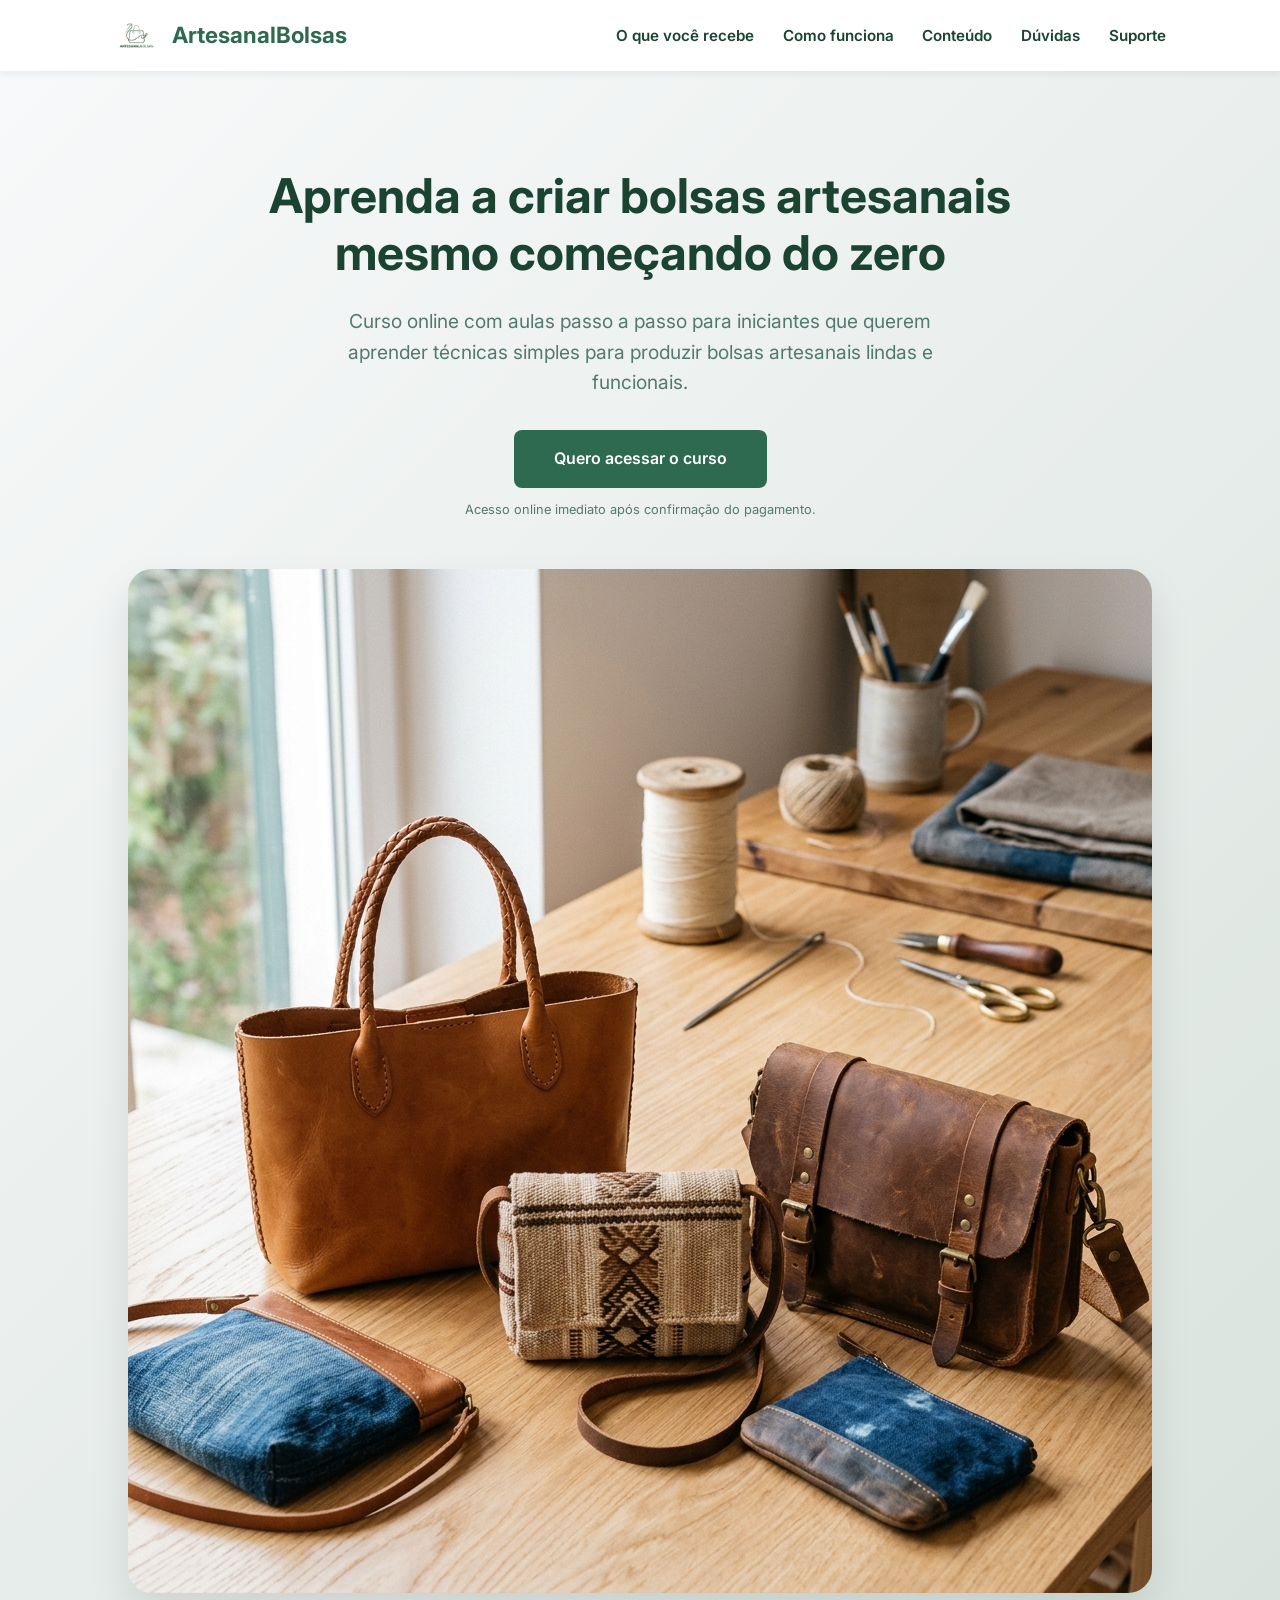
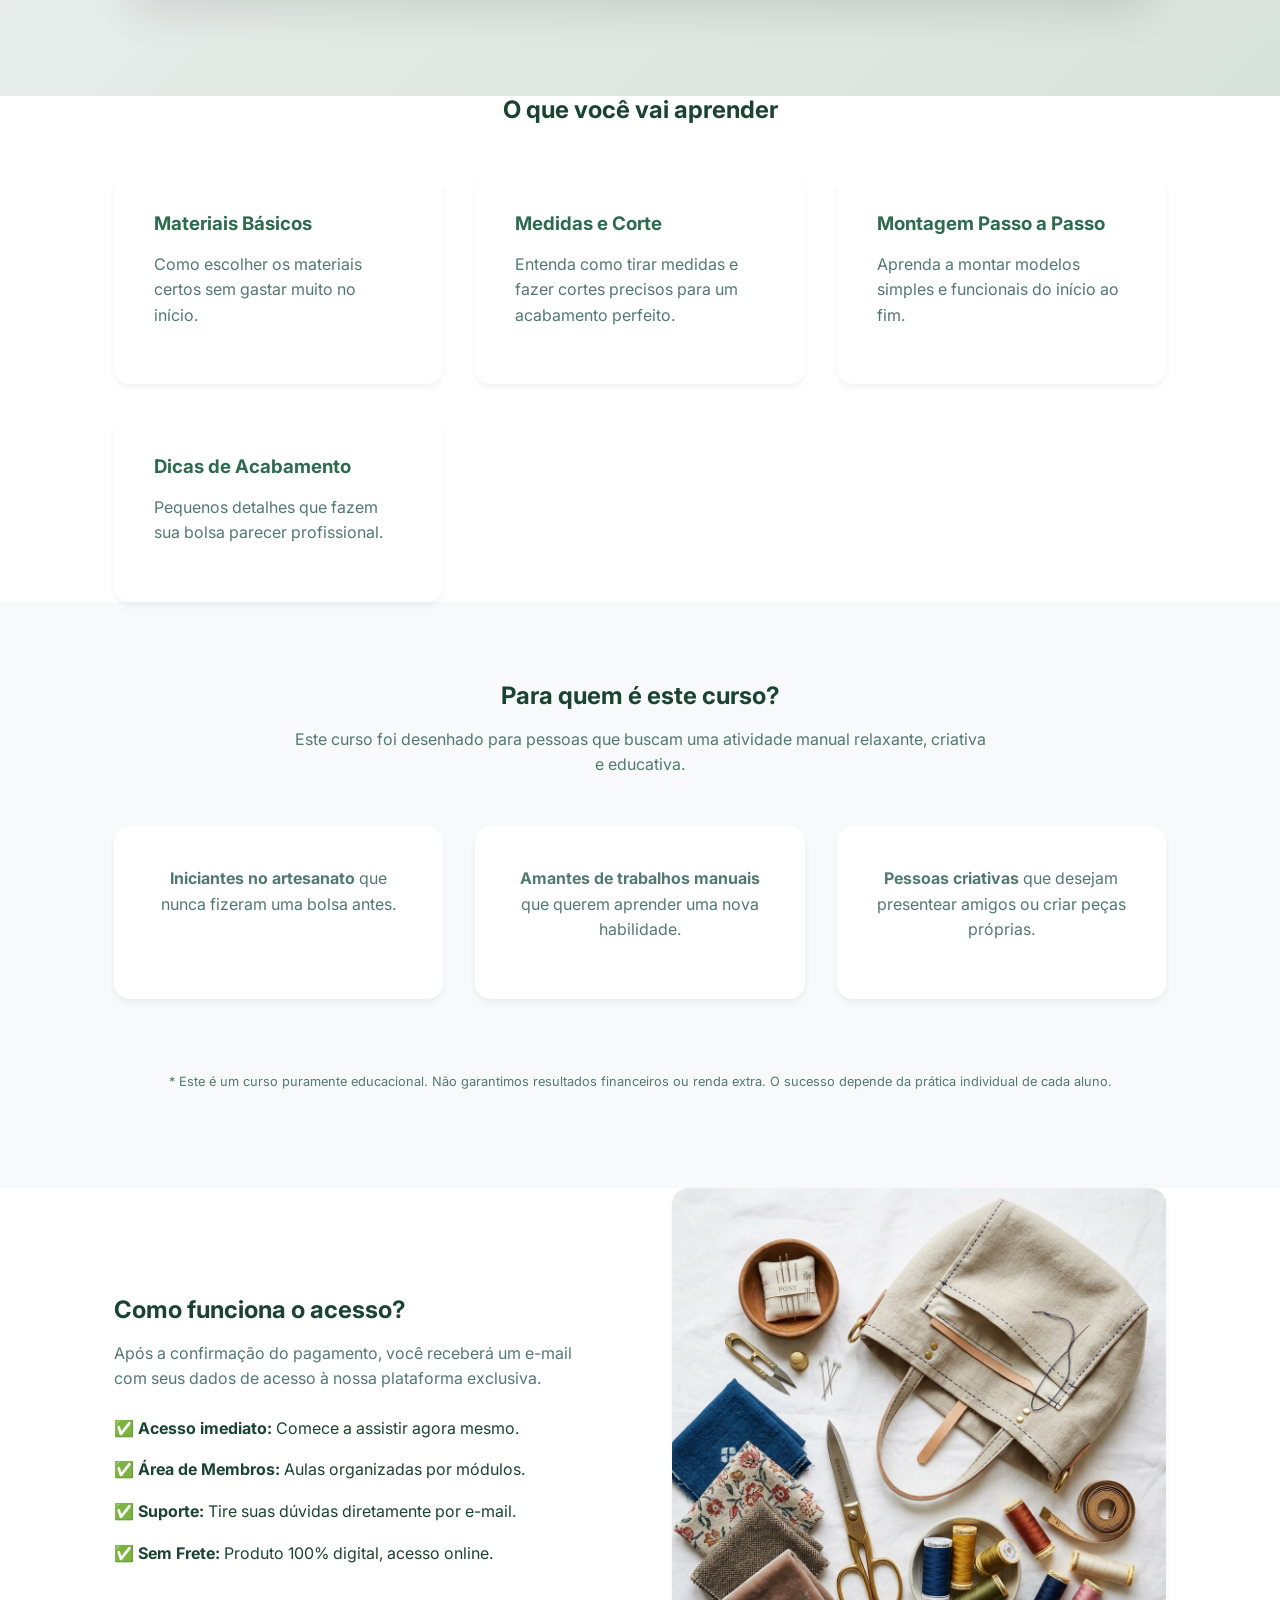
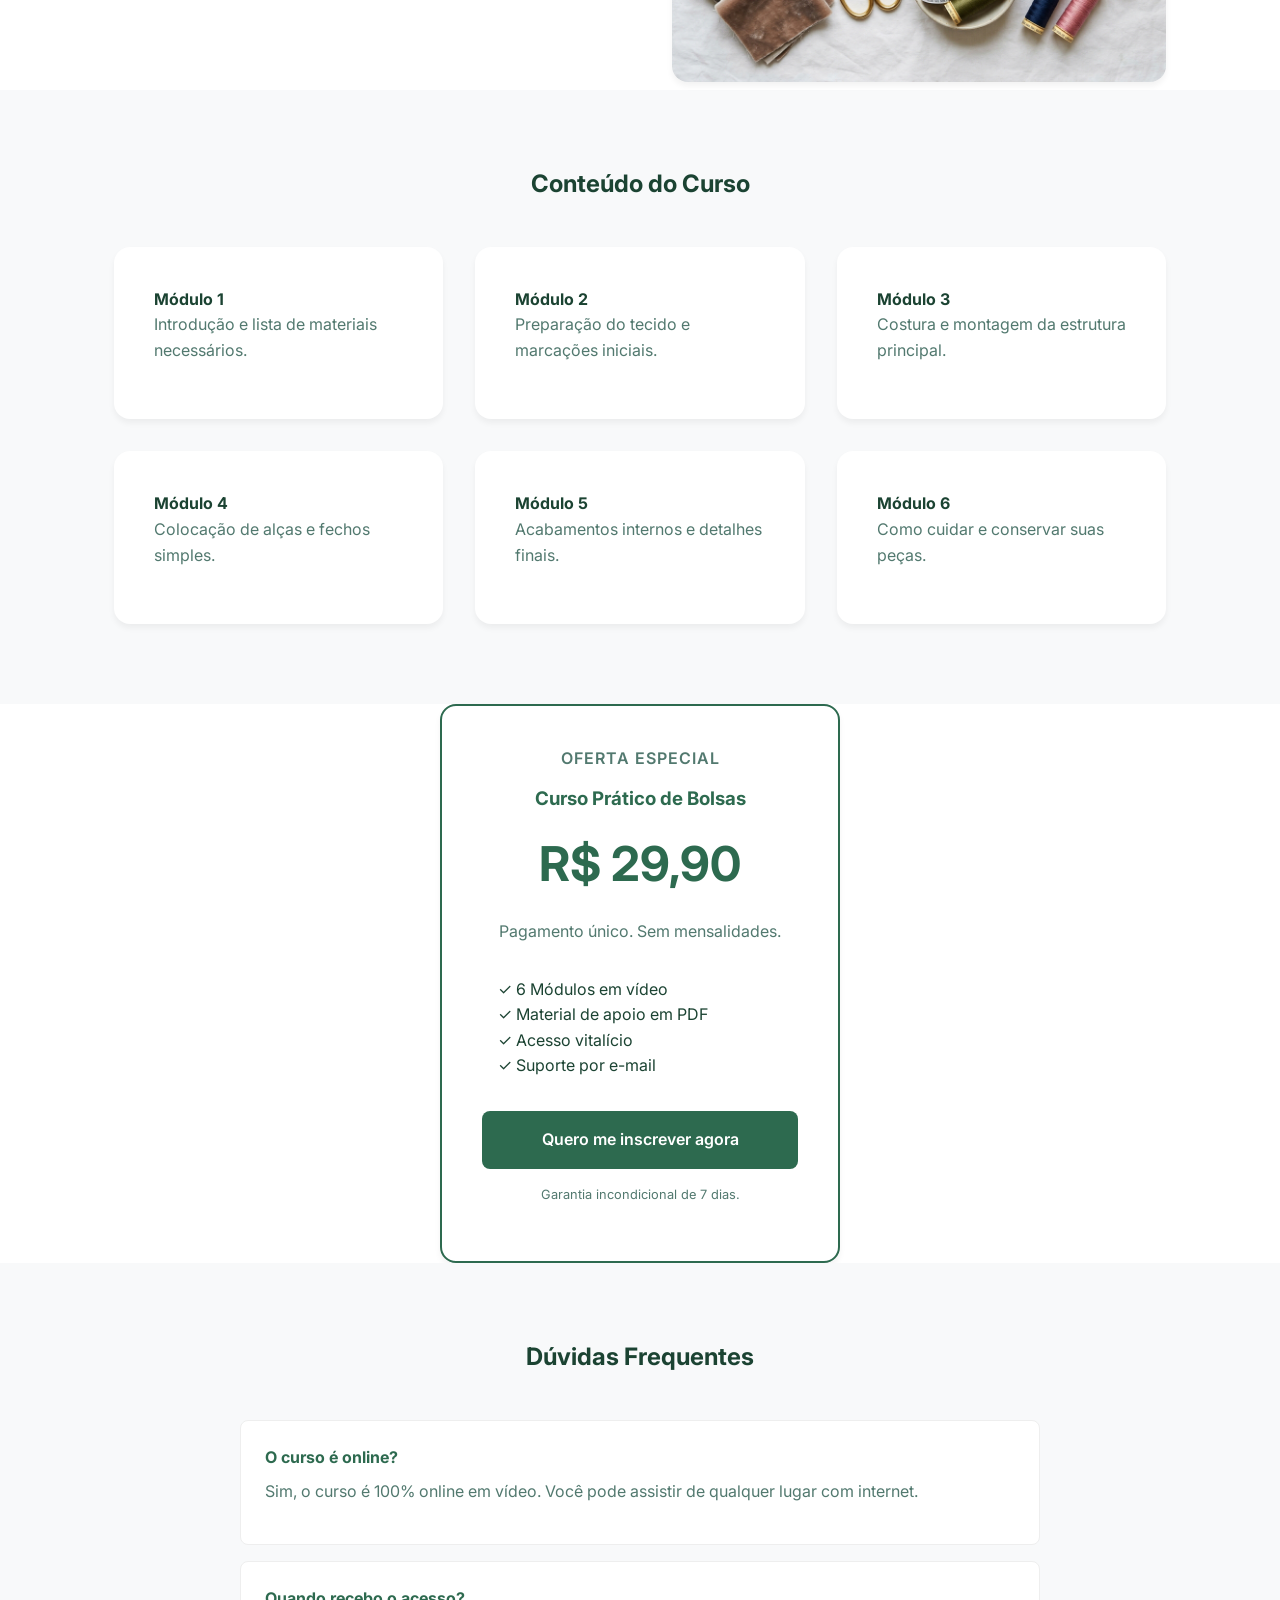
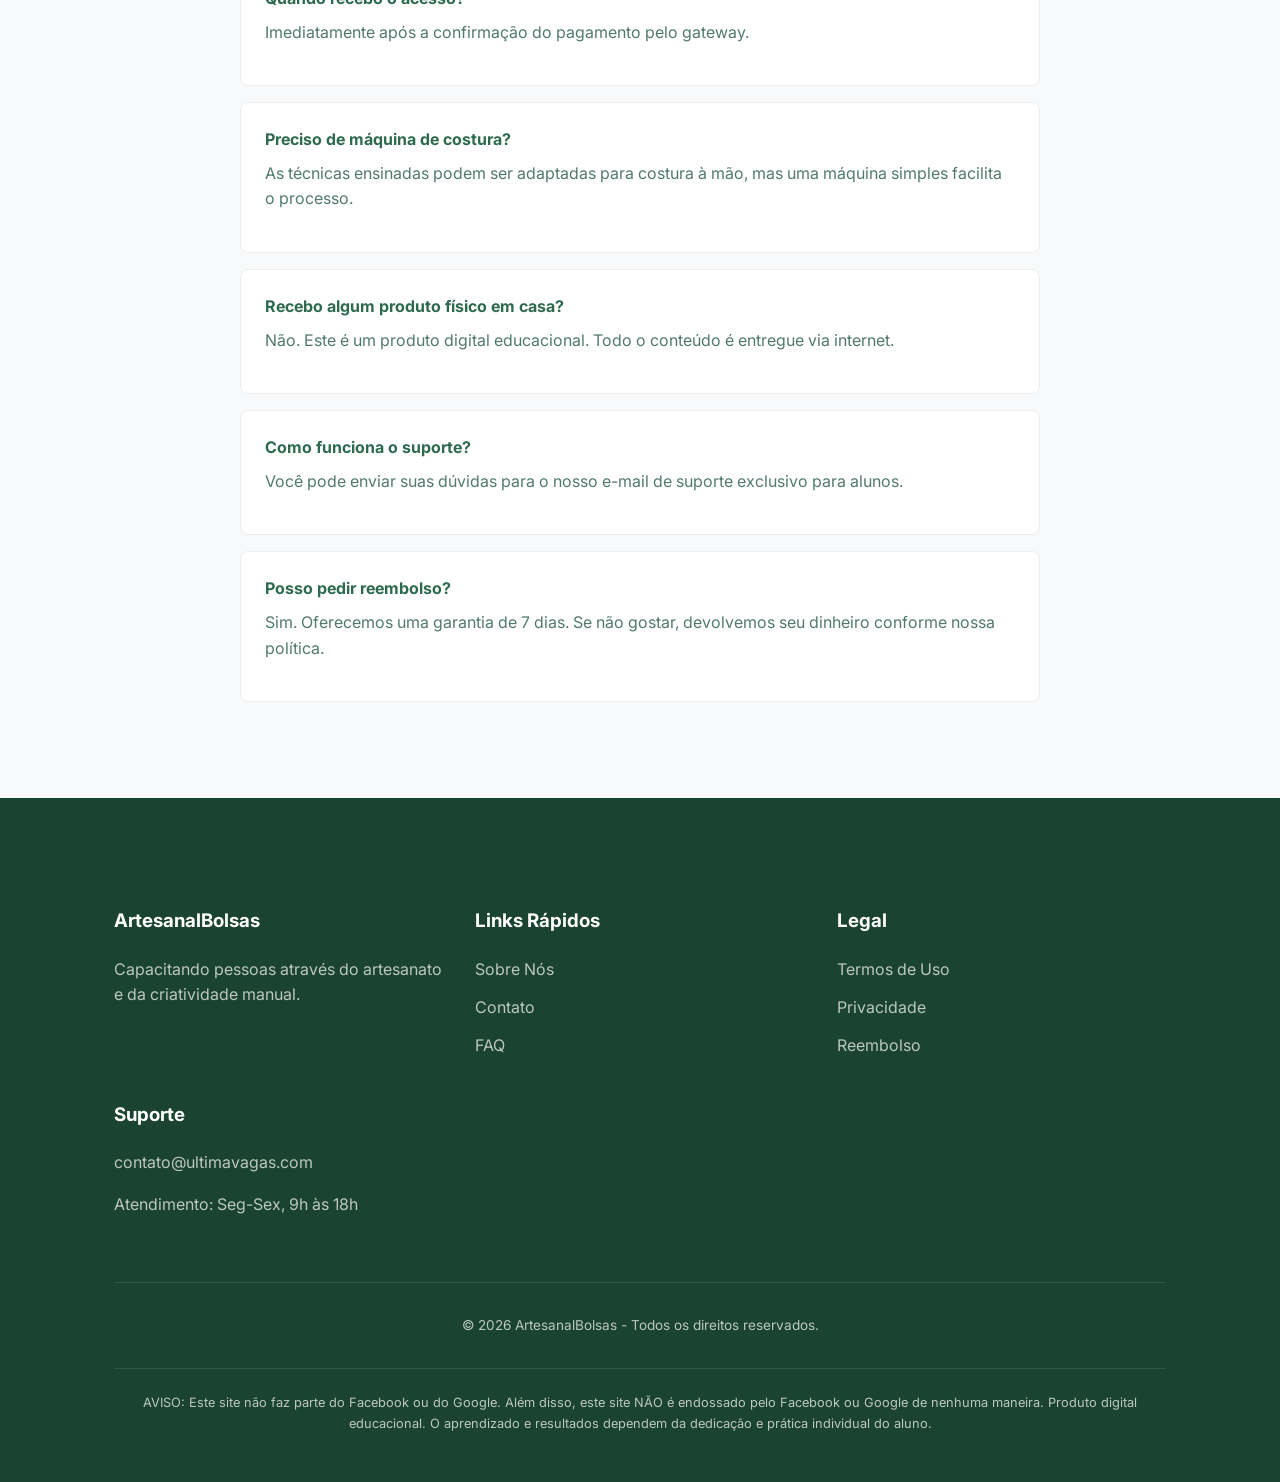
<file: index.html>
<!DOCTYPE html>
<html lang="pt-BR">
<head>
    <meta charset="UTF-8">
    <meta name="viewport" content="width=device-width, initial-scale=1.0">
    <title>Curso Prático de Bolsas Artesanais para Iniciantes | Aprenda do Zero</title>
    <meta name="description" content="Aprenda a criar bolsas artesanais lindas e funcionais com nosso curso online passo a passo para iniciantes. Acesso imediato e suporte garantido.">
    
    <!-- Open Graph -->
    <meta property="og:title" content="Curso Prático de Bolsas Artesanais para Iniciantes">
    <meta property="og:description" content="Aprenda técnicas simples de artesanato para criar suas próprias bolsas. Curso 100% online.">
    <meta property="og:image" content="assets/hero.png">
    <meta property="og:type" content="website">
    
    <link rel="stylesheet" href="css/style.css">
    
    <!-- Schema.org for Course -->
    <script type="application/ld+json">
    {
      "@context": "https://schema.org",
      "@type": "Course",
      "name": "Curso Prático de Bolsas Artesanais para Iniciantes",
      "description": "Curso online com aulas passo a passo para iniciantes que querem aprender técnicas simples para produzir bolsas artesanais.",
      "provider": {
        "@type": "Organization",
        "name": "Bolsas Artesanais Online",
        "sameAs": "https://dlocal.ultimavagas.com"
      }
    }
    </script>
</head>
<body>

    <header>
        <div class="container">
            <a href="index.html" class="logo">
                <img src="assets/logo.png" alt="ArtesanalBolsas Logo">
                ArtesanalBolsas
            </a>
            <div class="menu-toggle" id="mobile-menu">
                <span></span>
                <span></span>
                <span></span>
            </div>
            <nav id="nav-menu">
                <ul>
                    <li><a href="#aprender">O que você recebe</a></li>
                    <li><a href="#como-funciona">Como funciona</a></li>
                    <li><a href="#conteudo">Conteúdo</a></li>
                    <li><a href="#duvidas">Dúvidas</a></li>
                    <li><a href="pages/contato.html">Suporte</a></li>
                </ul>
            </nav>
        </div>
    </header>

    <main>
        <!-- Hero Section -->
        <section class="hero">
            <div class="container">
                <h1>Aprenda a criar bolsas artesanais mesmo começando do zero</h1>
                <p>Curso online com aulas passo a passo para iniciantes que querem aprender técnicas simples para produzir bolsas artesanais lindas e funcionais.</p>
                <a href="#preco" class="btn btn-primary">Quero acessar o curso</a>
                <span class="sub-btn-text">Acesso online imediato após confirmação do pagamento.</span>
                <img src="assets/hero.png" alt="Bolsas Artesanais" class="hero-img">
            </div>
        </section>

        <!-- Learning Section -->
        <section id="aprender" class="container">
            <h2 style="text-align: center;">O que você vai aprender</h2>
            <div class="grid">
                <div class="card">
                    <h3>Materiais Básicos</h3>
                    <p>Como escolher os materiais certos sem gastar muito no início.</p>
                </div>
                <div class="card">
                    <h3>Medidas e Corte</h3>
                    <p>Entenda como tirar medidas e fazer cortes precisos para um acabamento perfeito.</p>
                </div>
                <div class="card">
                    <h3>Montagem Passo a Passo</h3>
                    <p>Aprenda a montar modelos simples e funcionais do início ao fim.</p>
                </div>
                <div class="card">
                    <h3>Dicas de Acabamento</h3>
                    <p>Pequenos detalhes que fazem sua bolsa parecer profissional.</p>
                </div>
            </div>
        </section>

        <!-- For Whom Section -->
        <section style="background-color: var(--bg-light);">
            <div class="container" style="text-align: center;">
                <h2>Para quem é este curso?</h2>
                <p style="max-width: 700px; margin: 0 auto 3rem;">Este curso foi desenhado para pessoas que buscam uma atividade manual relaxante, criativa e educativa.</p>
                <div class="grid">
                    <div class="card">
                        <p><strong>Iniciantes no artesanato</strong> que nunca fizeram uma bolsa antes.</p>
                    </div>
                    <div class="card">
                        <p><strong>Amantes de trabalhos manuais</strong> que querem aprender uma nova habilidade.</p>
                    </div>
                    <div class="card">
                        <p><strong>Pessoas criativas</strong> que desejam presentear amigos ou criar peças próprias.</p>
                    </div>
                </div>
                <p class="compliance-notice" style="color: var(--text-light); margin-top: 3rem;">* Este é um curso puramente educacional. Não garantimos resultados financeiros ou renda extra. O sucesso depende da prática individual de cada aluno.</p>
            </div>
        </section>

        <!-- How it works Section -->
        <section id="como-funciona" class="container">
            <div style="display: flex; align-items: center; gap: 4rem; flex-wrap: wrap;">
                <div style="flex: 1; min-width: 300px;">
                    <h2>Como funciona o acesso?</h2>
                    <p>Após a confirmação do pagamento, você receberá um e-mail com seus dados de acesso à nossa plataforma exclusiva.</p>
                    <ul style="list-style: none; margin-top: 1.5rem;">
                        <li style="margin-bottom: 1rem;">✅ <strong>Acesso imediato:</strong> Comece a assistir agora mesmo.</li>
                        <li style="margin-bottom: 1rem;">✅ <strong>Área de Membros:</strong> Aulas organizadas por módulos.</li>
                        <li style="margin-bottom: 1rem;">✅ <strong>Suporte:</strong> Tire suas dúvidas diretamente por e-mail.</li>
                        <li style="margin-bottom: 1rem;">✅ <strong>Sem Frete:</strong> Produto 100% digital, acesso online.</li>
                    </ul>
                </div>
                <div style="flex: 1; min-width: 300px;">
                    <img src="assets/materials.png" alt="Materiais de Costura" style="width: 100%; border-radius: 1rem; box-shadow: var(--shadow);">
                </div>
            </div>
        </section>

        <!-- Course Content Section -->
        <section id="conteudo" style="background-color: var(--bg-light);">
            <div class="container">
                <h2 style="text-align: center;">Conteúdo do Curso</h2>
                <div class="grid">
                    <div class="card">
                        <h4>Módulo 1</h4>
                        <p>Introdução e lista de materiais necessários.</p>
                    </div>
                    <div class="card">
                        <h4>Módulo 2</h4>
                        <p>Preparação do tecido e marcações iniciais.</p>
                    </div>
                    <div class="card">
                        <h4>Módulo 3</h4>
                        <p>Costura e montagem da estrutura principal.</p>
                    </div>
                    <div class="card">
                        <h4>Módulo 4</h4>
                        <p>Colocação de alças e fechos simples.</p>
                    </div>
                    <div class="card">
                        <h4>Módulo 5</h4>
                        <p>Acabamentos internos e detalhes finais.</p>
                    </div>
                    <div class="card">
                        <h4>Módulo 6</h4>
                        <p>Como cuidar e conservar suas peças.</p>
                    </div>
                </div>
            </div>
        </section>

        <!-- Pricing Section -->
        <section id="preco" class="container">
            <div class="pricing-card card">
                <p style="font-weight: 600; text-transform: uppercase; letter-spacing: 1px;">Oferta Especial</p>
                <h3>Curso Prático de Bolsas</h3>
                <div class="price">R$ 29,90</div>
                <p>Pagamento único. Sem mensalidades.</p>
                <ul style="list-style: none; text-align: left; margin: 2rem 0; padding-left: 1rem;">
                    <li>✓ 6 Módulos em vídeo</li>
                    <li>✓ Material de apoio em PDF</li>
                    <li>✓ Acesso vitalício</li>
                    <li>✓ Suporte por e-mail</li>
                </ul>
                <a href="#" class="btn btn-primary" style="width: 100%;">Quero me inscrever agora</a>
                <p style="font-size: 0.8rem; margin-top: 1rem;">Garantia incondicional de 7 dias.</p>
            </div>
        </section>

        <!-- FAQ Section -->
        <section id="duvidas" class="faq">
            <div class="container">
                <h2 style="text-align: center;">Dúvidas Frequentes</h2>
                <div style="max-width: 800px; margin: 3rem auto 0;">
                    <div class="faq-item">
                        <h4>O curso é online?</h4>
                        <p>Sim, o curso é 100% online em vídeo. Você pode assistir de qualquer lugar com internet.</p>
                    </div>
                    <div class="faq-item">
                        <h4>Quando recebo o acesso?</h4>
                        <p>Imediatamente após a confirmação do pagamento pelo gateway.</p>
                    </div>
                    <div class="faq-item">
                        <h4>Preciso de máquina de costura?</h4>
                        <p>As técnicas ensinadas podem ser adaptadas para costura à mão, mas uma máquina simples facilita o processo.</p>
                    </div>
                    <div class="faq-item">
                        <h4>Recebo algum produto físico em casa?</h4>
                        <p>Não. Este é um produto digital educacional. Todo o conteúdo é entregue via internet.</p>
                    </div>
                    <div class="faq-item">
                        <h4>Como funciona o suporte?</h4>
                        <p>Você pode enviar suas dúvidas para o nosso e-mail de suporte exclusivo para alunos.</p>
                    </div>
                    <div class="faq-item">
                        <h4>Posso pedir reembolso?</h4>
                        <p>Sim. Oferecemos uma garantia de 7 dias. Se não gostar, devolvemos seu dinheiro conforme nossa política.</p>
                    </div>
                </div>
            </div>
        </section>
    </main>

    <footer>
        <div class="container">
            <div class="grid">
                <div>
                    <h3>ArtesanalBolsas</h3>
                    <p>Capacitando pessoas através do artesanato e da criatividade manual.</p>
                </div>
                <div>
                    <h3>Links Rápidos</h3>
                    <ul>
                        <li><a href="pages/sobre.html">Sobre Nós</a></li>
                        <li><a href="pages/contato.html">Contato</a></li>
                        <li><a href="#duvidas">FAQ</a></li>
                    </ul>
                </div>
                <div>
                    <h3>Legal</h3>
                    <ul>
                        <li><a href="pages/termos-de-uso.html">Termos de Uso</a></li>
                        <li><a href="pages/politica-de-privacidade.html">Privacidade</a></li>
                        <li><a href="pages/politica-de-reembolso.html">Reembolso</a></li>
                    </ul>
                </div>
                <div>
                    <h3>Suporte</h3>
                    <p>contato@ultimavagas.com</p>
                    <p>Atendimento: Seg-Sex, 9h às 18h</p>
                </div>
            </div>
            <div class="footer-bottom">
                <p>&copy; 2026 ArtesanalBolsas - Todos os direitos reservados.</p>
                <div class="compliance-notice">
                    <p>AVISO: Este site não faz parte do Facebook ou do Google. Além disso, este site NÃO é endossado pelo Facebook ou Google de nenhuma maneira. Produto digital educacional. O aprendizado e resultados dependem da dedicação e prática individual do aluno.</p>
                </div>
            </div>
        </div>
    </footer>

    <script>
        const menuToggle = document.getElementById('mobile-menu');
        const navMenu = document.getElementById('nav-menu');
        const navLinks = document.querySelectorAll('nav ul li a');

        menuToggle.addEventListener('click', () => {
            navMenu.classList.toggle('active');
        });

        navLinks.forEach(link => {
            link.addEventListener('click', () => {
                navMenu.classList.remove('active');
            });
        });
    </script>
</body>
</html>
</file>
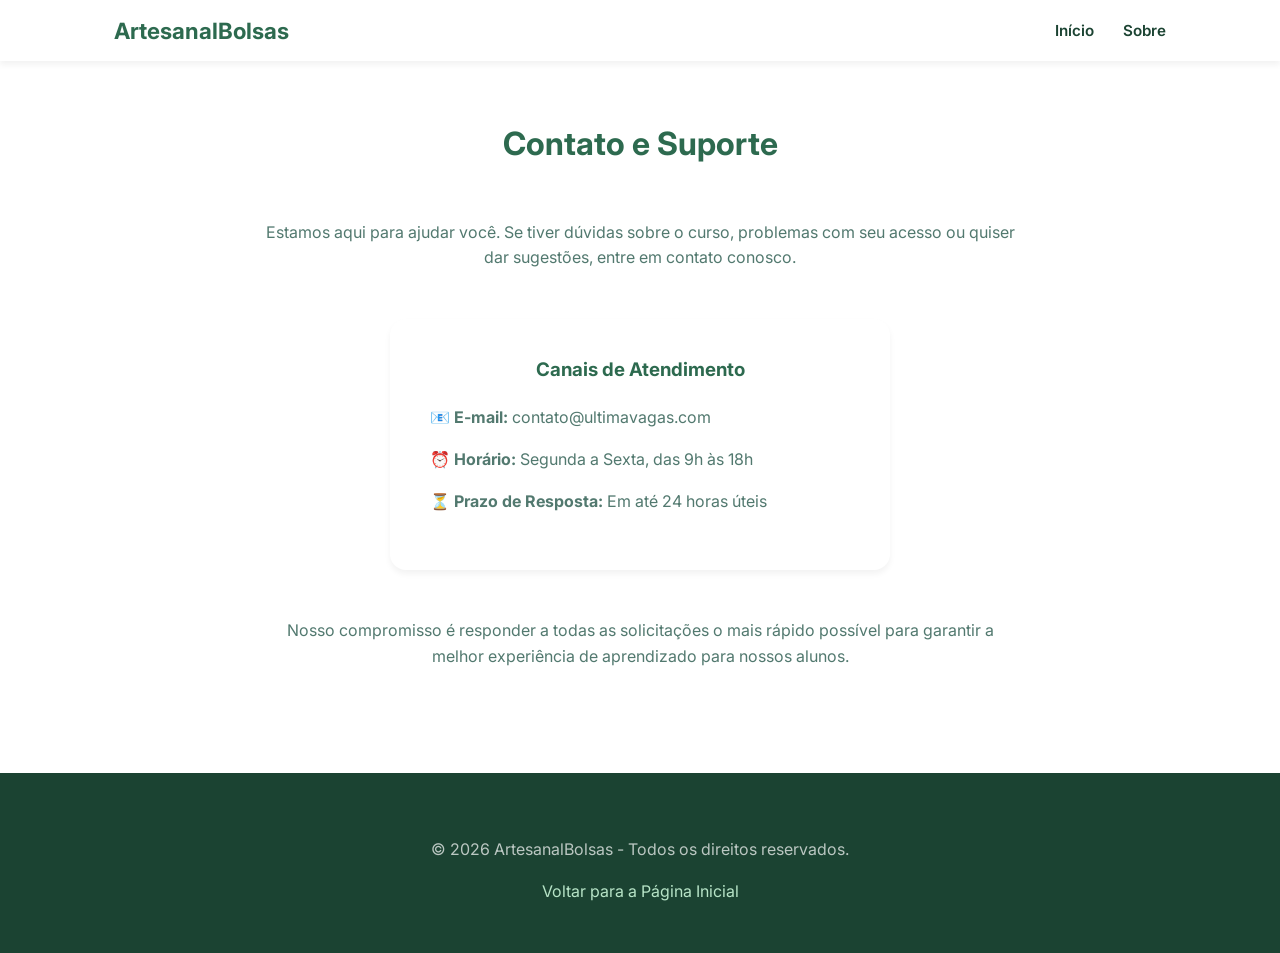
<file: pages/contato.html>
<!DOCTYPE html>
<html lang="pt-BR">
<head>
    <meta charset="UTF-8">
    <meta name="viewport" content="width=device-width, initial-scale=1.0">
    <title>Contato e Suporte | ArtesanalBolsas</title>
    <link rel="stylesheet" href="../css/style.css">
</head>
<body>
    <header>
        <div class="container">
            <a href="../index.html" class="logo">ArtesanalBolsas</a>
            <nav>
                <ul>
                    <li><a href="../index.html">Início</a></li>
                    <li><a href="sobre.html">Sobre</a></li>
                </ul>
            </nav>
        </div>
    </header>

    <main class="legal-content" style="text-align: center;">
        <h1>Contato e Suporte</h1>
        
        <section>
            <p>Estamos aqui para ajudar você. Se tiver dúvidas sobre o curso, problemas com seu acesso ou quiser dar sugestões, entre em contato conosco.</p>
            
            <div class="card" style="max-width: 500px; margin: 3rem auto; text-align: left;">
                <h3 style="margin-bottom: 1.5rem; text-align: center;">Canais de Atendimento</h3>
                <p>📧 <strong>E-mail:</strong> contato@ultimavagas.com</p>
                <p>⏰ <strong>Horário:</strong> Segunda a Sexta, das 9h às 18h</p>
                <p>⏳ <strong>Prazo de Resposta:</strong> Em até 24 horas úteis</p>
            </div>

            <p>Nosso compromisso é responder a todas as solicitações o mais rápido possível para garantir a melhor experiência de aprendizado para nossos alunos.</p>
        </section>
    </main>

    <footer>
        <div class="container" style="text-align: center;">
            <p>&copy; 2026 ArtesanalBolsas - Todos os direitos reservados.</p>
            <p><a href="../index.html" style="color: var(--accent);">Voltar para a Página Inicial</a></p>
        </div>
    </footer>
</body>
</html>
</file>
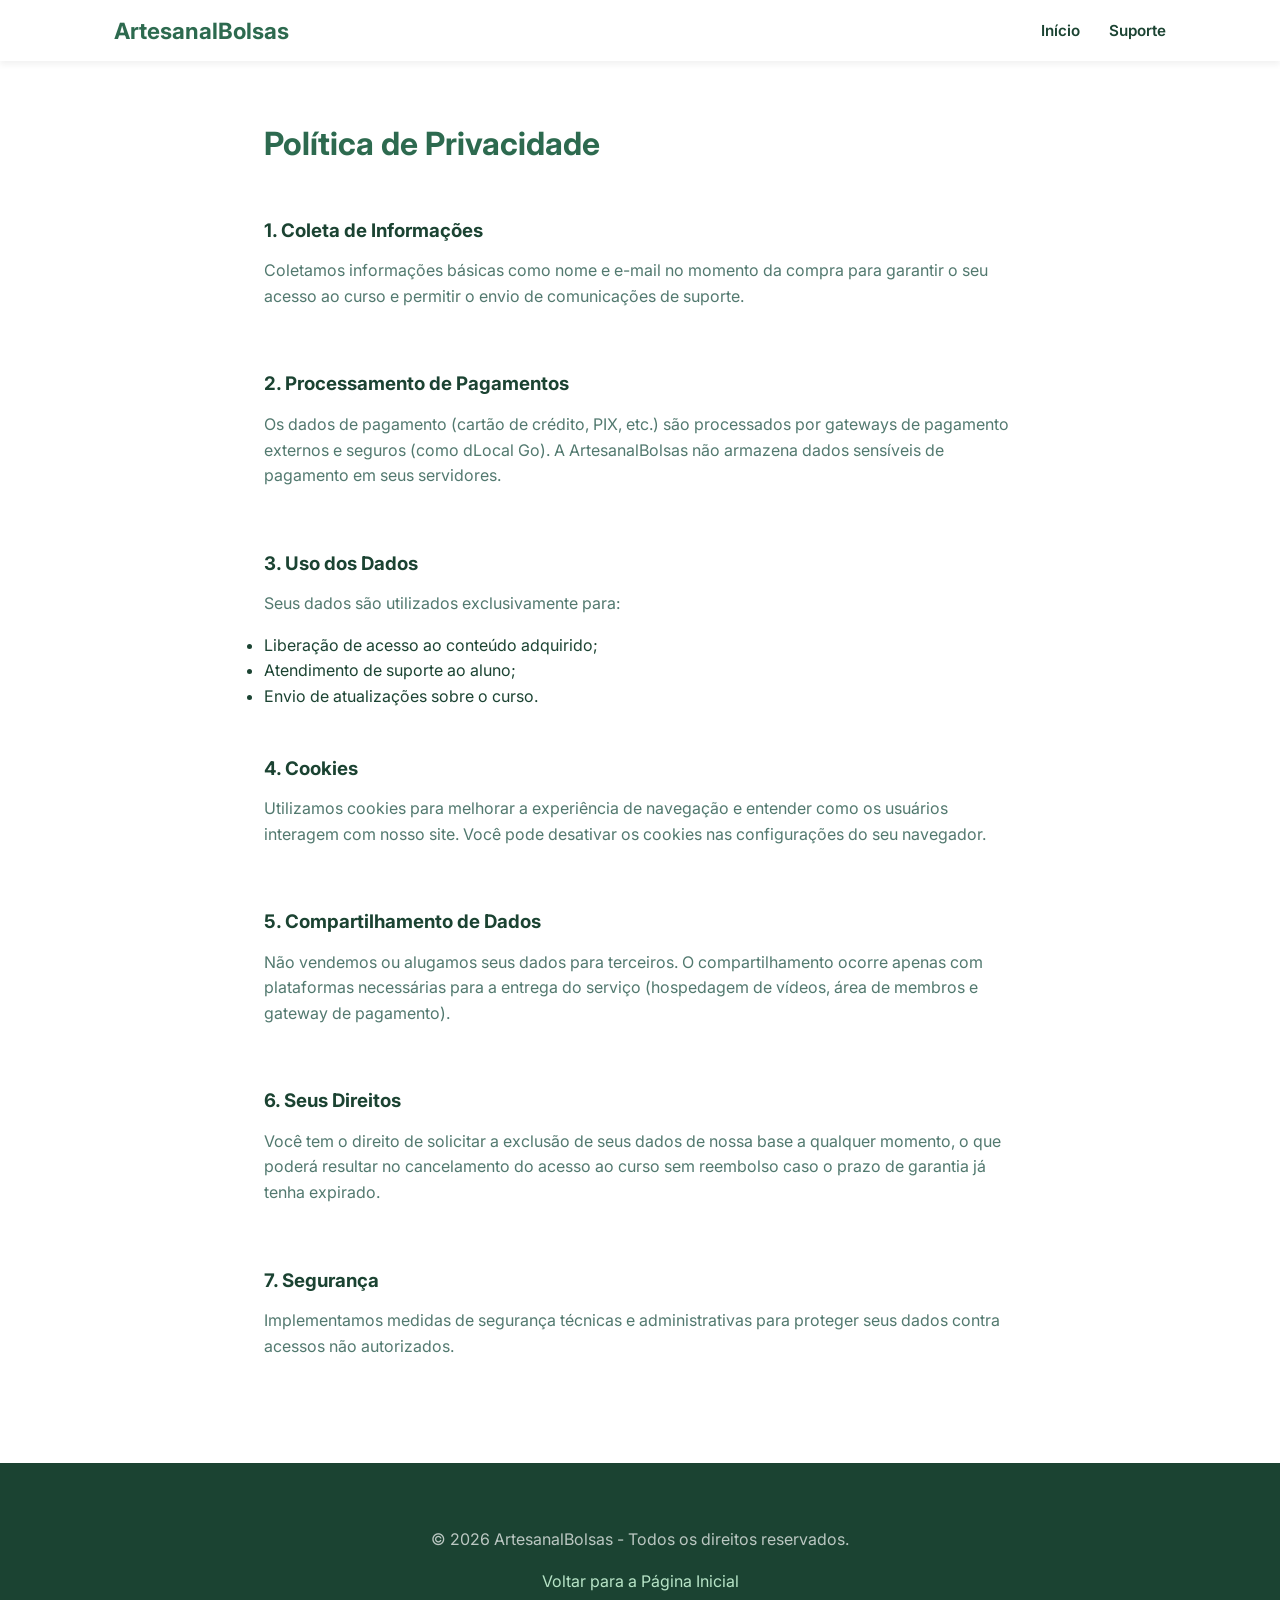
<file: pages/politica-de-privacidade.html>
<!DOCTYPE html>
<html lang="pt-BR">
<head>
    <meta charset="UTF-8">
    <meta name="viewport" content="width=device-width, initial-scale=1.0">
    <title>Política de Privacidade | ArtesanalBolsas</title>
    <link rel="stylesheet" href="../css/style.css">
</head>
<body>
    <header>
        <div class="container">
            <a href="../index.html" class="logo">ArtesanalBolsas</a>
            <nav>
                <ul>
                    <li><a href="../index.html">Início</a></li>
                    <li><a href="contato.html">Suporte</a></li>
                </ul>
            </nav>
        </div>
    </header>

    <main class="legal-content">
        <h1>Política de Privacidade</h1>
        
        <section>
            <h3>1. Coleta de Informações</h3>
            <p>Coletamos informações básicas como nome e e-mail no momento da compra para garantir o seu acesso ao curso e permitir o envio de comunicações de suporte.</p>
        </section>

        <section>
            <h3>2. Processamento de Pagamentos</h3>
            <p>Os dados de pagamento (cartão de crédito, PIX, etc.) são processados por gateways de pagamento externos e seguros (como dLocal Go). A ArtesanalBolsas não armazena dados sensíveis de pagamento em seus servidores.</p>
        </section>

        <section>
            <h3>3. Uso dos Dados</h3>
            <p>Seus dados são utilizados exclusivamente para:</p>
            <ul>
                <li>Liberação de acesso ao conteúdo adquirido;</li>
                <li>Atendimento de suporte ao aluno;</li>
                <li>Envio de atualizações sobre o curso.</li>
            </ul>
        </section>

        <section>
            <h3>4. Cookies</h3>
            <p>Utilizamos cookies para melhorar a experiência de navegação e entender como os usuários interagem com nosso site. Você pode desativar os cookies nas configurações do seu navegador.</p>
        </section>

        <section>
            <h3>5. Compartilhamento de Dados</h3>
            <p>Não vendemos ou alugamos seus dados para terceiros. O compartilhamento ocorre apenas com plataformas necessárias para a entrega do serviço (hospedagem de vídeos, área de membros e gateway de pagamento).</p>
        </section>

        <section>
            <h3>6. Seus Direitos</h3>
            <p>Você tem o direito de solicitar a exclusão de seus dados de nossa base a qualquer momento, o que poderá resultar no cancelamento do acesso ao curso sem reembolso caso o prazo de garantia já tenha expirado.</p>
        </section>

        <section>
            <h3>7. Segurança</h3>
            <p>Implementamos medidas de segurança técnicas e administrativas para proteger seus dados contra acessos não autorizados.</p>
        </section>
    </main>

    <footer>
        <div class="container" style="text-align: center;">
            <p>&copy; 2026 ArtesanalBolsas - Todos os direitos reservados.</p>
            <p><a href="../index.html" style="color: var(--accent);">Voltar para a Página Inicial</a></p>
        </div>
    </footer>
</body>
</html>
</file>
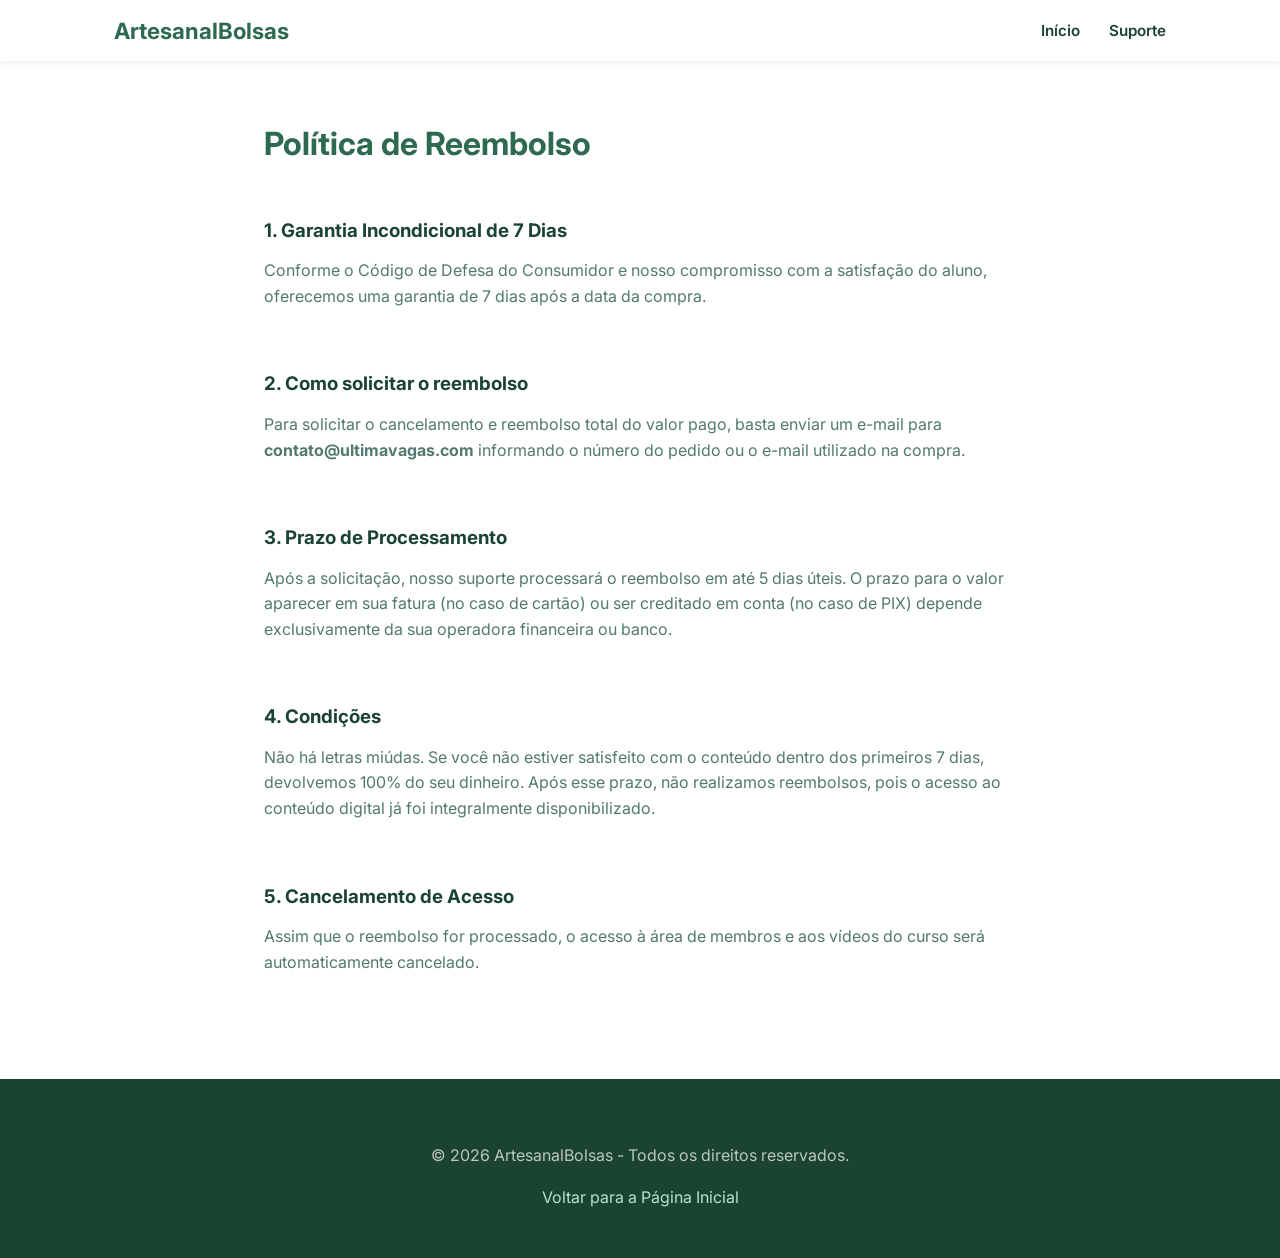
<file: pages/politica-de-reembolso.html>
<!DOCTYPE html>
<html lang="pt-BR">
<head>
    <meta charset="UTF-8">
    <meta name="viewport" content="width=device-width, initial-scale=1.0">
    <title>Política de Reembolso | ArtesanalBolsas</title>
    <link rel="stylesheet" href="../css/style.css">
</head>
<body>
    <header>
        <div class="container">
            <a href="../index.html" class="logo">ArtesanalBolsas</a>
            <nav>
                <ul>
                    <li><a href="../index.html">Início</a></li>
                    <li><a href="contato.html">Suporte</a></li>
                </ul>
            </nav>
        </div>
    </header>

    <main class="legal-content">
        <h1>Política de Reembolso</h1>
        
        <section>
            <h3>1. Garantia Incondicional de 7 Dias</h3>
            <p>Conforme o Código de Defesa do Consumidor e nosso compromisso com a satisfação do aluno, oferecemos uma garantia de 7 dias após a data da compra.</p>
        </section>

        <section>
            <h3>2. Como solicitar o reembolso</h3>
            <p>Para solicitar o cancelamento e reembolso total do valor pago, basta enviar um e-mail para <strong>contato@ultimavagas.com</strong> informando o número do pedido ou o e-mail utilizado na compra.</p>
        </section>

        <section>
            <h3>3. Prazo de Processamento</h3>
            <p>Após a solicitação, nosso suporte processará o reembolso em até 5 dias úteis. O prazo para o valor aparecer em sua fatura (no caso de cartão) ou ser creditado em conta (no caso de PIX) depende exclusivamente da sua operadora financeira ou banco.</p>
        </section>

        <section>
            <h3>4. Condições</h3>
            <p>Não há letras miúdas. Se você não estiver satisfeito com o conteúdo dentro dos primeiros 7 dias, devolvemos 100% do seu dinheiro. Após esse prazo, não realizamos reembolsos, pois o acesso ao conteúdo digital já foi integralmente disponibilizado.</p>
        </section>

        <section>
            <h3>5. Cancelamento de Acesso</h3>
            <p>Assim que o reembolso for processado, o acesso à área de membros e aos vídeos do curso será automaticamente cancelado.</p>
        </section>
    </main>

    <footer>
        <div class="container" style="text-align: center;">
            <p>&copy; 2026 ArtesanalBolsas - Todos os direitos reservados.</p>
            <p><a href="../index.html" style="color: var(--accent);">Voltar para a Página Inicial</a></p>
        </div>
    </footer>
</body>
</html>
</file>
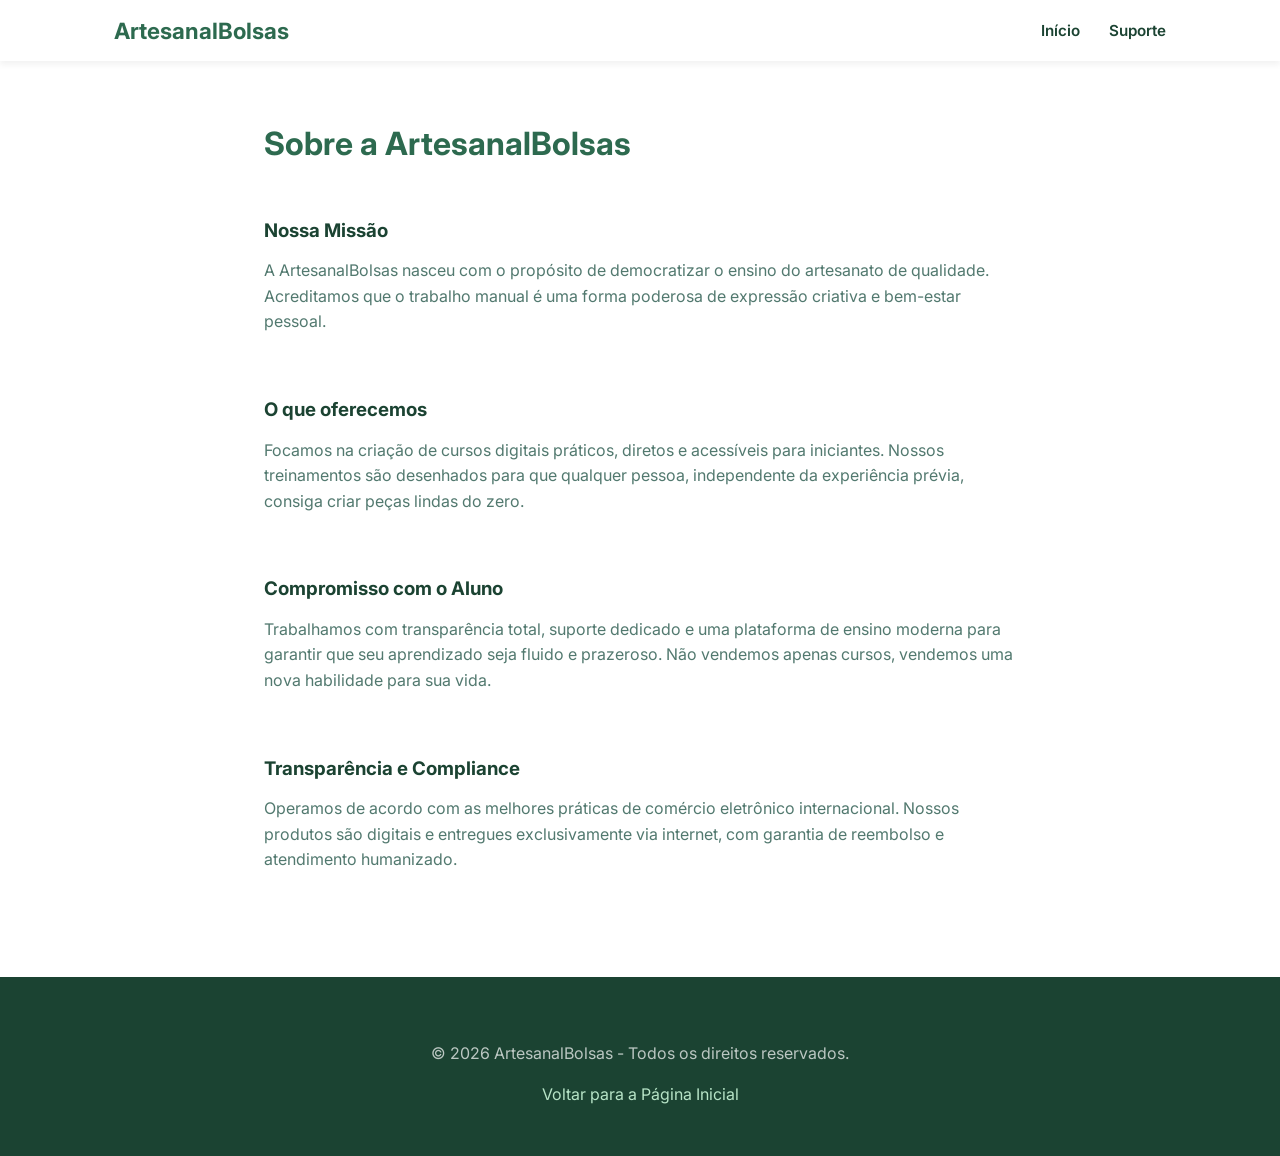
<file: pages/sobre.html>
<!DOCTYPE html>
<html lang="pt-BR">
<head>
    <meta charset="UTF-8">
    <meta name="viewport" content="width=device-width, initial-scale=1.0">
    <title>Sobre Nós | ArtesanalBolsas</title>
    <link rel="stylesheet" href="../css/style.css">
</head>
<body>
    <header>
        <div class="container">
            <a href="../index.html" class="logo">ArtesanalBolsas</a>
            <nav>
                <ul>
                    <li><a href="../index.html">Início</a></li>
                    <li><a href="contato.html">Suporte</a></li>
                </ul>
            </nav>
        </div>
    </header>

    <main class="legal-content">
        <h1>Sobre a ArtesanalBolsas</h1>
        
        <section>
            <h3>Nossa Missão</h3>
            <p>A ArtesanalBolsas nasceu com o propósito de democratizar o ensino do artesanato de qualidade. Acreditamos que o trabalho manual é uma forma poderosa de expressão criativa e bem-estar pessoal.</p>
        </section>

        <section>
            <h3>O que oferecemos</h3>
            <p>Focamos na criação de cursos digitais práticos, diretos e acessíveis para iniciantes. Nossos treinamentos são desenhados para que qualquer pessoa, independente da experiência prévia, consiga criar peças lindas do zero.</p>
        </section>

        <section>
            <h3>Compromisso com o Aluno</h3>
            <p>Trabalhamos com transparência total, suporte dedicado e uma plataforma de ensino moderna para garantir que seu aprendizado seja fluido e prazeroso. Não vendemos apenas cursos, vendemos uma nova habilidade para sua vida.</p>
        </section>

        <section>
            <h3>Transparência e Compliance</h3>
            <p>Operamos de acordo com as melhores práticas de comércio eletrônico internacional. Nossos produtos são digitais e entregues exclusivamente via internet, com garantia de reembolso e atendimento humanizado.</p>
        </section>
    </main>

    <footer>
        <div class="container" style="text-align: center;">
            <p>&copy; 2026 ArtesanalBolsas - Todos os direitos reservados.</p>
            <p><a href="../index.html" style="color: var(--accent);">Voltar para a Página Inicial</a></p>
        </div>
    </footer>
</body>
</html>
</file>
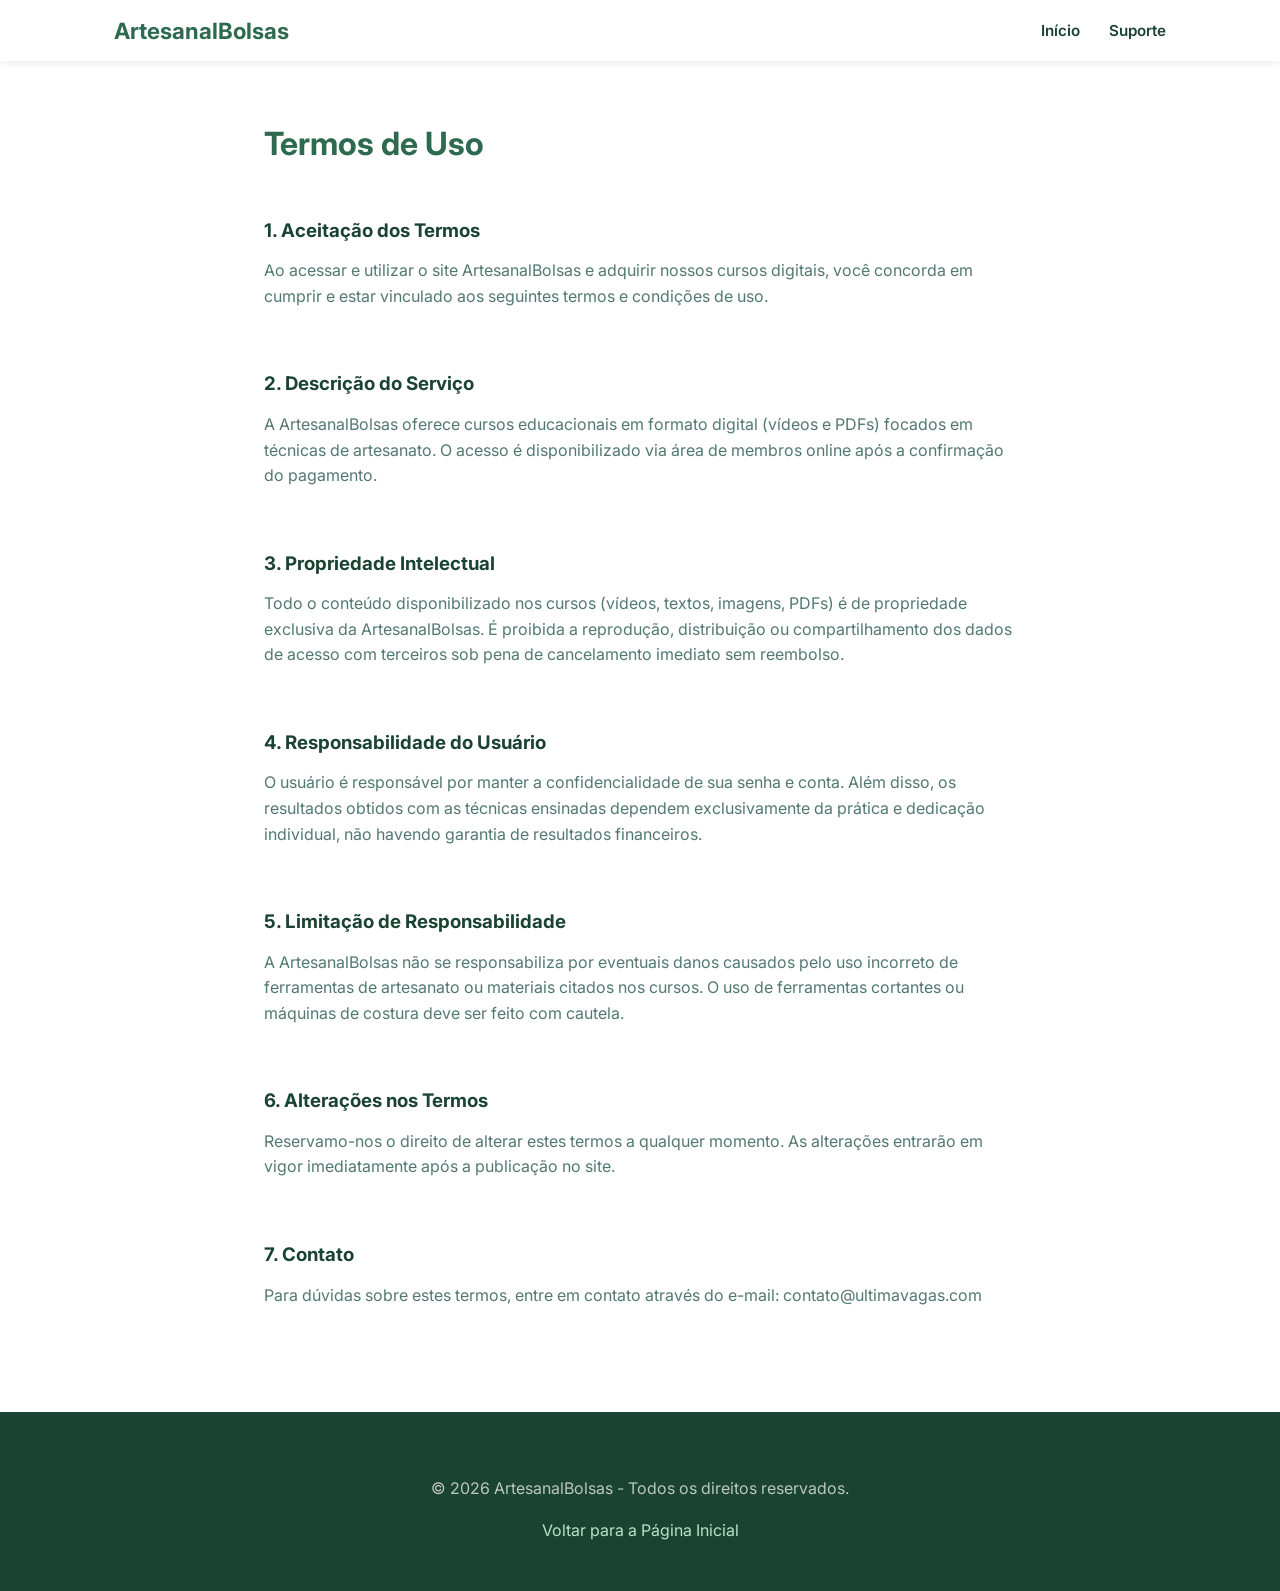
<file: pages/termos-de-uso.html>
<!DOCTYPE html>
<html lang="pt-BR">
<head>
    <meta charset="UTF-8">
    <meta name="viewport" content="width=device-width, initial-scale=1.0">
    <title>Termos de Uso | ArtesanalBolsas</title>
    <link rel="stylesheet" href="../css/style.css">
</head>
<body>
    <header>
        <div class="container">
            <a href="../index.html" class="logo">ArtesanalBolsas</a>
            <nav>
                <ul>
                    <li><a href="../index.html">Início</a></li>
                    <li><a href="contato.html">Suporte</a></li>
                </ul>
            </nav>
        </div>
    </header>

    <main class="legal-content">
        <h1>Termos de Uso</h1>
        
        <section>
            <h3>1. Aceitação dos Termos</h3>
            <p>Ao acessar e utilizar o site ArtesanalBolsas e adquirir nossos cursos digitais, você concorda em cumprir e estar vinculado aos seguintes termos e condições de uso.</p>
        </section>

        <section>
            <h3>2. Descrição do Serviço</h3>
            <p>A ArtesanalBolsas oferece cursos educacionais em formato digital (vídeos e PDFs) focados em técnicas de artesanato. O acesso é disponibilizado via área de membros online após a confirmação do pagamento.</p>
        </section>

        <section>
            <h3>3. Propriedade Intelectual</h3>
            <p>Todo o conteúdo disponibilizado nos cursos (vídeos, textos, imagens, PDFs) é de propriedade exclusiva da ArtesanalBolsas. É proibida a reprodução, distribuição ou compartilhamento dos dados de acesso com terceiros sob pena de cancelamento imediato sem reembolso.</p>
        </section>

        <section>
            <h3>4. Responsabilidade do Usuário</h3>
            <p>O usuário é responsável por manter a confidencialidade de sua senha e conta. Além disso, os resultados obtidos com as técnicas ensinadas dependem exclusivamente da prática e dedicação individual, não havendo garantia de resultados financeiros.</p>
        </section>

        <section>
            <h3>5. Limitação de Responsabilidade</h3>
            <p>A ArtesanalBolsas não se responsabiliza por eventuais danos causados pelo uso incorreto de ferramentas de artesanato ou materiais citados nos cursos. O uso de ferramentas cortantes ou máquinas de costura deve ser feito com cautela.</p>
        </section>

        <section>
            <h3>6. Alterações nos Termos</h3>
            <p>Reservamo-nos o direito de alterar estes termos a qualquer momento. As alterações entrarão em vigor imediatamente após a publicação no site.</p>
        </section>

        <section>
            <h3>7. Contato</h3>
            <p>Para dúvidas sobre estes termos, entre em contato através do e-mail: contato@ultimavagas.com</p>
        </section>
    </main>

    <footer>
        <div class="container" style="text-align: center;">
            <p>&copy; 2026 ArtesanalBolsas - Todos os direitos reservados.</p>
            <p><a href="../index.html" style="color: var(--accent);">Voltar para a Página Inicial</a></p>
        </div>
    </footer>
</body>
</html>
</file>
<file: css/style.css>
@import url('https://fonts.googleapis.com/css2?family=Inter:wght@300;400;600;700&display=swap');

:root {
    --primary: #2D6A4F;
    --primary-light: #40916C;
    --secondary: #D8E2DC;
    --accent: #B7E4C7;
    --text-dark: #1B4332;
    --text-light: #52796F;
    --bg-light: #F8F9FA;
    --white: #FFFFFF;
    --shadow: 0 4px 6px rgba(0, 0, 0, 0.05);
    --transition: all 0.3s ease;
}

* {
    margin: 0;
    padding: 0;
    box-sizing: border-box;
}

body {
    font-family: 'Inter', sans-serif;
    line-height: 1.6;
    color: var(--text-dark);
    background-color: var(--white);
    overflow-x: hidden;
}

/* Typography */
h1, h2, h3 {
    font-weight: 700;
    line-height: 1.2;
    margin-bottom: 1rem;
}

p {
    margin-bottom: 1rem;
    color: var(--text-light);
}

/* Layout */
.container {
    max-width: 1100px;
    margin: 0 auto;
    padding: 0 1.5rem;
}

section {
    padding: 5rem 0;
}

/* Header */
header {
    background: var(--white);
    padding: 0.8rem 0;
    box-shadow: var(--shadow);
    position: sticky;
    top: 0;
    z-index: 1000;
}

header .container {
    display: flex;
    justify-content: space-between;
    align-items: center;
}

.logo {
    display: flex;
    align-items: center;
    gap: 0.8rem;
    font-size: 1.4rem;
    font-weight: 700;
    color: var(--primary);
    text-decoration: none;
}

.logo img {
    height: 45px;
    width: auto;
}

/* Nav Menu */
nav ul {
    display: flex;
    list-style: none;
    gap: 1.8rem;
}

nav a {
    text-decoration: none;
    color: var(--text-dark);
    font-weight: 600;
    font-size: 0.95rem;
    transition: var(--transition);
}

nav a:hover {
    color: var(--primary);
}

/* Mobile Menu Toggle */
.menu-toggle {
    display: none;
    flex-direction: column;
    gap: 5px;
    cursor: pointer;
    padding: 5px;
}

.menu-toggle span {
    width: 25px;
    height: 3px;
    background-color: var(--primary);
    border-radius: 2px;
    transition: var(--transition);
}

/* Hero */
.hero {
    background: linear-gradient(135deg, var(--bg-light) 0%, var(--secondary) 100%);
    padding: 6rem 0;
    text-align: center;
}

.hero h1 {
    font-size: 3rem;
    max-width: 800px;
    margin: 0 auto 1.5rem;
}

.hero p {
    font-size: 1.2rem;
    max-width: 600px;
    margin: 0 auto 2rem;
}

.hero-img {
    margin-top: 3rem;
    border-radius: 1.5rem;
    box-shadow: 0 20px 40px rgba(0,0,0,0.1);
    max-width: 100%;
    height: auto;
}

/* Buttons */
.btn {
    display: inline-block;
    padding: 1rem 2.5rem;
    border-radius: 0.5rem;
    font-weight: 600;
    text-decoration: none;
    transition: var(--transition);
    cursor: pointer;
    border: none;
}

.btn-primary {
    background-color: var(--primary);
    color: var(--white);
}

.btn-primary:hover {
    background-color: var(--primary-light);
    transform: translateY(-2px);
    box-shadow: 0 4px 15px rgba(45, 106, 79, 0.3);
}

.sub-btn-text {
    display: block;
    font-size: 0.8rem;
    margin-top: 0.8rem;
    color: var(--text-light);
}

/* Features/Grid */
.grid {
    display: grid;
    grid-template-columns: repeat(auto-fit, minmax(300px, 1fr));
    gap: 2rem;
    margin-top: 3rem;
}

.card {
    background: var(--white);
    padding: 2.5rem;
    border-radius: 1rem;
    box-shadow: var(--shadow);
    transition: var(--transition);
}

.card:hover {
    transform: translateY(-5px);
}

.card h3 {
    color: var(--primary);
}

/* FAQ */
.faq {
    background: var(--bg-light);
}

.faq-item {
    background: var(--white);
    margin-bottom: 1rem;
    padding: 1.5rem;
    border-radius: 0.5rem;
    border: 1px solid #eee;
}

.faq-item h4 {
    margin-bottom: 0.5rem;
    color: var(--primary);
}

/* Footer */
footer {
    background: var(--text-dark);
    color: var(--white);
    padding: 4rem 0 2rem;
}

footer .grid {
    border-bottom: 1px solid rgba(255,255,255,0.1);
    padding-bottom: 3rem;
    margin-bottom: 2rem;
}

footer h3 {
    color: var(--white);
    margin-bottom: 1.5rem;
}

footer p {
    color: rgba(255,255,255,0.7);
}

footer ul {
    list-style: none;
}

footer ul li {
    margin-bottom: 0.8rem;
}

footer a {
    color: rgba(255,255,255,0.7);
    text-decoration: none;
    transition: var(--transition);
}

footer a:hover {
    color: var(--accent);
}

.footer-bottom {
    text-align: center;
    font-size: 0.85rem;
    color: rgba(255,255,255,0.5);
}

.compliance-notice {
    margin-top: 2rem;
    font-size: 0.8rem;
    border-top: 1px solid rgba(255,255,255,0.1);
    padding-top: 1.5rem;
}

/* Pricing Card */
.pricing-card {
    max-width: 400px;
    margin: 0 auto;
    text-align: center;
    border: 2px solid var(--primary);
}

.price {
    font-size: 3rem;
    font-weight: 700;
    color: var(--primary);
    margin: 1rem 0;
}

/* Legal Pages */
.legal-content {
    max-width: 800px;
    margin: 0 auto;
    padding: 4rem 1.5rem;
}

.legal-content h1 {
    margin-bottom: 2rem;
    color: var(--primary);
}

.legal-content section {
    padding: 1.5rem 0;
}

/* Mobile adjustments */
@media (max-width: 992px) {
    header .container {
        padding: 0 1rem;
    }

    .menu-toggle {
        display: flex;
        z-index: 1001;
    }

    nav {
        position: fixed;
        top: 0;
        right: -100%;
        width: 70%;
        height: 100vh;
        background: var(--white);
        box-shadow: -10px 0 30px rgba(0,0,0,0.1);
        transition: 0.4s ease;
        padding: 5rem 2rem;
        z-index: 1000;
    }

    nav.active {
        right: 0;
    }

    nav ul {
        flex-direction: column;
        gap: 2rem;
    }

    nav a {
        font-size: 1.2rem;
    }

    .hero h1 {
        font-size: 2.2rem;
    }

    .grid {
        grid-template-columns: 1fr;
    }
}
</file>
